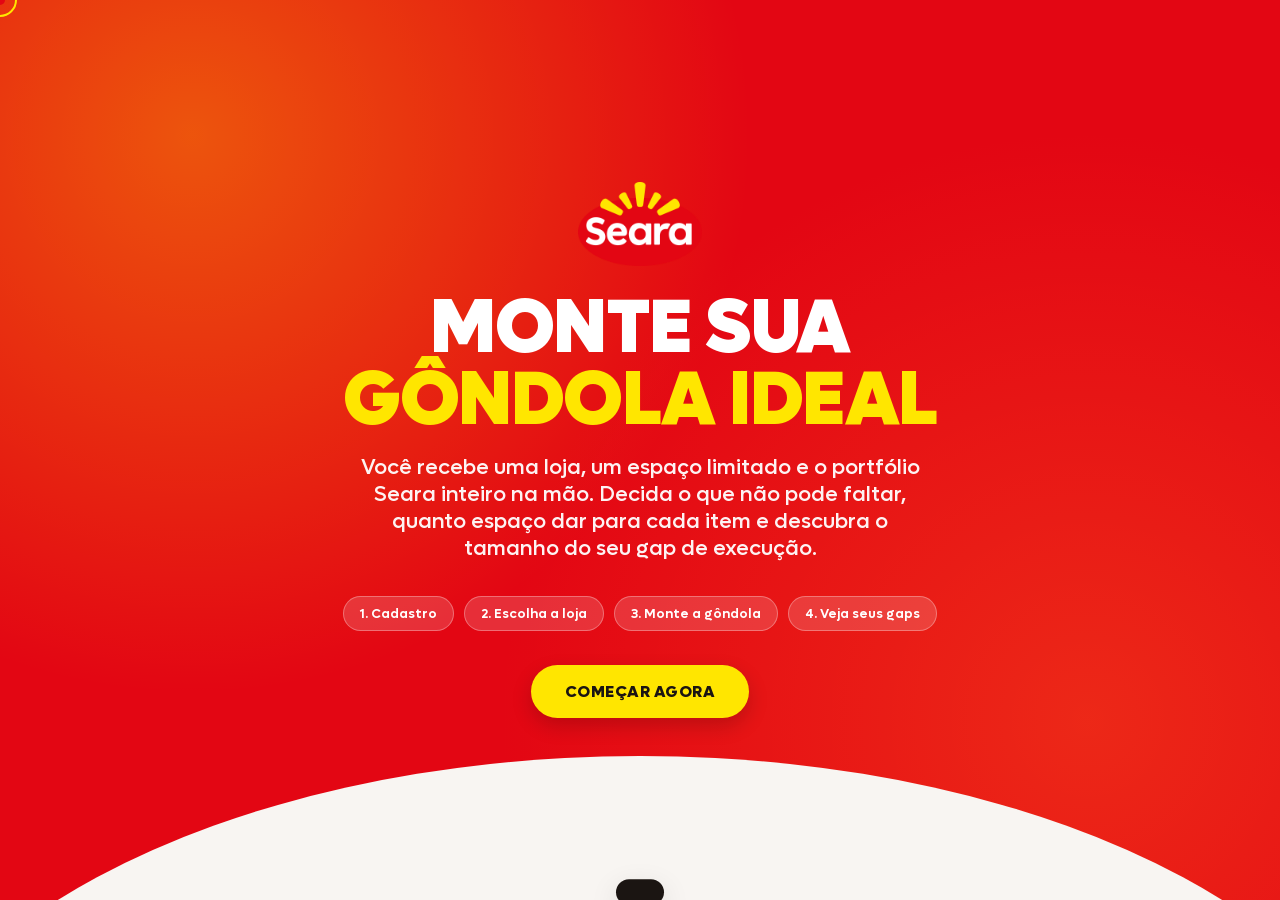
<file: index.html>
<!DOCTYPE html>
<html lang="pt-BR">
<head>
<meta charset="utf-8">
<meta name="viewport" content="width=device-width, initial-scale=1, viewport-fit=cover">
<title>Monte sua gôndola ideal | Seara</title>
<meta name="description" content="Experiência interativa de execução e positivação de sortimento. Monte a gôndola ideal da loja e compare com o planograma de referência.">
<link rel="icon" href="assets/seara-logo.png">
<link rel="stylesheet" href="css/app.css">
</head>
<body>

<div class="bola"></div><div class="bola-eco"></div>

<!-- ============================ ABERTURA ============================ -->
<section class="tela ativa" id="tela-abertura">
  <div class="abertura">
    <div class="abertura-conteudo">
      <img class="logo" src="assets/seara-logo.png" alt="Seara">
      <h1>Monte sua<br><em>gôndola ideal</em></h1>
      <p class="chamada">Você recebe uma loja, um espaço limitado e o portfólio Seara inteiro na mão. Decida o que não pode faltar, quanto espaço dar para cada item e descubra o tamanho do seu gap de execução.</p>
      <div class="passos">
        <span>1. Cadastro</span>
        <span>2. Escolha a loja</span>
        <span>3. Monte a gôndola</span>
        <span>4. Veja seus gaps</span>
      </div>
      <button class="btn" id="btn-comecar">Começar agora</button>
      <p class="contador-abertura" id="contador-participantes"></p>
    </div>
  </div>
</section>

<!-- ============================ CADASTRO ============================ -->
<section class="tela" id="tela-cadastro">
  <header class="topo"><div class="limite">
    <div class="topo-marca"><img src="assets/seara-logo.png" alt="Seara"><span>Monte sua gôndola ideal</span></div>
    <span style="font-size:12px;opacity:.85" id="nome-evento"></span>
  </div></header>

  <div class="painel-central"><div class="limite">
    <div class="cartao" style="max-width:760px;margin:0 auto">
      <span class="tarja">Passo 1 de 4</span>
      <h2 class="titulo-secao">Antes de jogar, quem é você?</h2>
      <p class="subtitulo">Os dados são usados para montar o ranking do evento e enviar o seu diagnóstico de sortimento depois da convenção.</p>

      <form class="formulario" id="form-cadastro" novalidate>
        <div class="campo largo">
          <label for="f-nome">Nome completo</label>
          <input type="text" id="f-nome" autocomplete="name" placeholder="Seu nome e sobrenome">
          <span class="erro" data-erro="f-nome"></span>
        </div>
        <div class="campo">
          <label for="f-telefone">Telefone com DDD</label>
          <input type="tel" id="f-telefone" inputmode="numeric" autocomplete="tel" placeholder="(11) 90000-0000" maxlength="16">
          <span class="erro" data-erro="f-telefone"></span>
        </div>
        <div class="campo">
          <label for="f-email">E-mail</label>
          <input type="email" id="f-email" autocomplete="email" placeholder="voce@empresa.com.br">
          <span class="erro" data-erro="f-email"></span>
        </div>
        <div class="campo">
          <label for="f-empresa">Empresa ou rede</label>
          <input type="text" id="f-empresa" placeholder="Onde você trabalha">
          <span class="erro" data-erro="f-empresa"></span>
        </div>
        <div class="campo">
          <label for="f-area">Sua área</label>
          <select id="f-area">
            <option value="">Selecione</option>
            <option>Vendas</option>
            <option>Trade marketing</option>
            <option>Marketing</option>
            <option>Distribuidor ou representante</option>
            <option>Varejo</option>
            <option>Promotor ou merchandising</option>
            <option>Outra</option>
          </select>
          <span class="erro" data-erro="f-area"></span>
        </div>
        <div class="campo largo">
          <div class="consentimento">
            <input type="checkbox" id="f-lgpd">
            <label for="f-lgpd" id="texto-lgpd"></label>
          </div>
          <span class="erro" data-erro="f-lgpd"></span>
        </div>
        <div class="campo largo" style="align-items:flex-start">
          <button type="submit" class="btn vermelho" id="btn-cadastro">Continuar</button>
        </div>
      </form>
    </div>
  </div></div>
</section>

<!-- ============================ BRIEFING ============================ -->
<section class="tela" id="tela-briefing">
  <header class="topo"><div class="limite">
    <div class="topo-marca"><img src="assets/seara-logo.png" alt="Seara"><span>Monte sua gôndola ideal</span></div>
    <span style="font-size:12px;opacity:.85" id="ola-participante"></span>
  </div></header>

  <div class="painel-central"><div class="limite">
    <span class="tarja">Passo 2 de 4</span>
    <h2 class="titulo-secao">Qual loja você vai executar?</h2>
    <p class="subtitulo">Cada formato tem um shopper, um espaço de gôndola e um sortimento certo. Escolha uma loja para receber o seu freezer.</p>
    <div class="lojas" id="lista-lojas"></div>
    <div style="margin-top:30px;text-align:center">
      <button class="btn vermelho" id="btn-iniciar-jogo" disabled>Abrir a gôndola</button>
    </div>
  </div></div>
</section>

<!-- ============================ JOGO ============================ -->
<section class="tela" id="tela-jogo">
  <div class="barra-jogo"><div class="limite">
    <div class="medidor">
      <div class="item"><b id="jogo-loja">-</b><span>Loja em execução</span></div>
      <div class="item"><b id="jogo-espacos">0 / 0</b><span>Espaços ocupados</span></div>
      <div class="item"><b id="jogo-skus">0</b><span>SKUs no mix</span></div>
      <div class="item" id="caixa-tempo"><b id="jogo-tempo">05:00</b><span>Tempo restante</span></div>
    </div>
    <div style="display:flex;gap:12px;align-items:center">
      <div class="progresso"><i id="jogo-progresso"></i></div>
      <button class="btn pequeno" id="btn-finalizar">Finalizar gôndola</button>
    </div>
  </div></div>

  <div class="limite">
    <div class="arena">
      <div class="gondola-bloco">
        <div class="gondola">
          <div class="gondola-cabecalho">
            <h2 id="titulo-gondola">Freezer da loja</h2>
            <span id="aviso-formato"></span>
          </div>
          <div id="prateleiras"></div>
        </div>
        <p style="font-size:12px;color:var(--cinza);margin-top:12px" id="dica-gondola">
          Arraste o produto do catálogo até um espaço da gôndola, ou toque nele para posicionar no primeiro vão livre. Toque no produto já exposto para tirar, ou arraste de um espaço para outro. Mais de um espaço para o mesmo item aumenta o bloco de venda dele.
        </p>
      </div>

      <aside class="catalogo">
        <h2>Portfólio Seara</h2>
        <p class="dica"><span id="total-catalogo">0</span> SKUs reais do portfólio, com EAN de fábrica. Arraste para a gôndola ou toque para posicionar.</p>
        <div class="busca"><input type="search" id="busca-sku" placeholder="Buscar produto, ex.: tekitos"></div>
        <div class="filtros" id="filtros-marca"></div>
        <div class="filtros" id="filtros-cat"></div>
        <div class="lista-skus" id="lista-skus"></div>
      </aside>
    </div>
  </div>
</section>

<!-- ============================ RESULTADO ============================ -->
<section class="tela" id="tela-resultado">
  <div class="faixa-resultado">
    <div class="limite">
      <img src="assets/seara-logo.png" alt="Seara" style="height:52px;margin:0 auto 18px">
      <p style="text-transform:uppercase;letter-spacing:.14em;font-size:12px;font-weight:800;opacity:.85;margin:0" id="res-nome"></p>
      <div class="placar" id="res-pontos">0<small>/1000</small></div>
      <div class="medalha" id="res-nivel">Bronze</div>
      <p style="max-width:560px;margin:18px auto 0;font-size:15px;opacity:.92" id="res-frase"></p>
    </div>
  </div>

  <div class="resultado-corpo"><div class="limite">
    <div class="blocos-nota" id="res-blocos"></div>

    <div class="grade-resultado">
      <div class="cartao">
        <h3>O sortimento que você escolheu</h3>
        <p class="apoio" id="res-resumo-escolha"></p>
        <div class="mini-gondola" id="res-minha-gondola"></div>
      </div>

      <div class="cartao">
        <h3>O que deveria estar nesta loja</h3>
        <p class="apoio">Planograma de referência para o formato escolhido, com o espaço proporcional ao giro.</p>
        <div class="mini-gondola" id="res-gondola-ideal"></div>
      </div>

      <div class="cartao largura-total">
        <h3>Seus gaps de positivação</h3>
        <p class="apoio" id="res-resumo-gaps"></p>
        <div class="lista-gap" id="res-gaps"></div>
      </div>

      <div class="cartao">
        <h3>O que entraria no lugar</h3>
        <p class="apoio">Itens de alto giro do formato que ficaram fora do seu mix.</p>
        <div class="lista-gap" id="res-sugestoes"></div>
      </div>

      <div class="cartao">
        <h3>Onde você deu espaço demais</h3>
        <p class="apoio">Itens com mais espaço do que o giro sustenta, ou fora do formato da loja.</p>
        <div class="lista-gap" id="res-excessos"></div>
      </div>

      <div class="cartao largura-total">
        <h3>Seu espaço contra a venda real da categoria</h3>
        <p class="apoio">Share de espaço que você deu para cada categoria comparado com a base de referência de venda do formato.</p>
        <div class="comparativo" id="res-share"></div>
        <div class="legenda">
          <span><i style="background:var(--vermelho)"></i>Sua gôndola</span>
          <span><i style="background:var(--carvao)"></i>Base de referência de venda</span>
        </div>
      </div>

      <div class="cartao largura-total">
        <h3>Ranking do evento</h3>
        <p class="apoio" id="res-resumo-ranking"></p>
        <table class="tabela" id="res-ranking"></table>
      </div>
    </div>

    <div class="acoes-fim">
      <button class="btn vermelho" id="btn-jogar-de-novo">Jogar de novo</button>
    </div>

    <p class="rodape-nota">
      Nome, EAN e imagem dos produtos vêm do portfólio oficial publicado em seara.com.br.<br>
      Índices de giro, preço e sortimento por formato são base de referência do jogo e podem ser trocados pelo sell out real da Seara no arquivo <code>js/data.js</code>.<br>
      Experiência criada pela 75 LAB.
    </p>
  </div></div>
</section>

<div class="aviso-flutuante" id="aviso"></div>

<script src="config.js"></script>
<script src="js/data.js"></script>
<script src="js/cenarios.js"></script>
<script src="js/motor.js"></script>
<script src="js/store.js"></script>
<script src="js/app.js"></script>
</body>
</html>
</file>
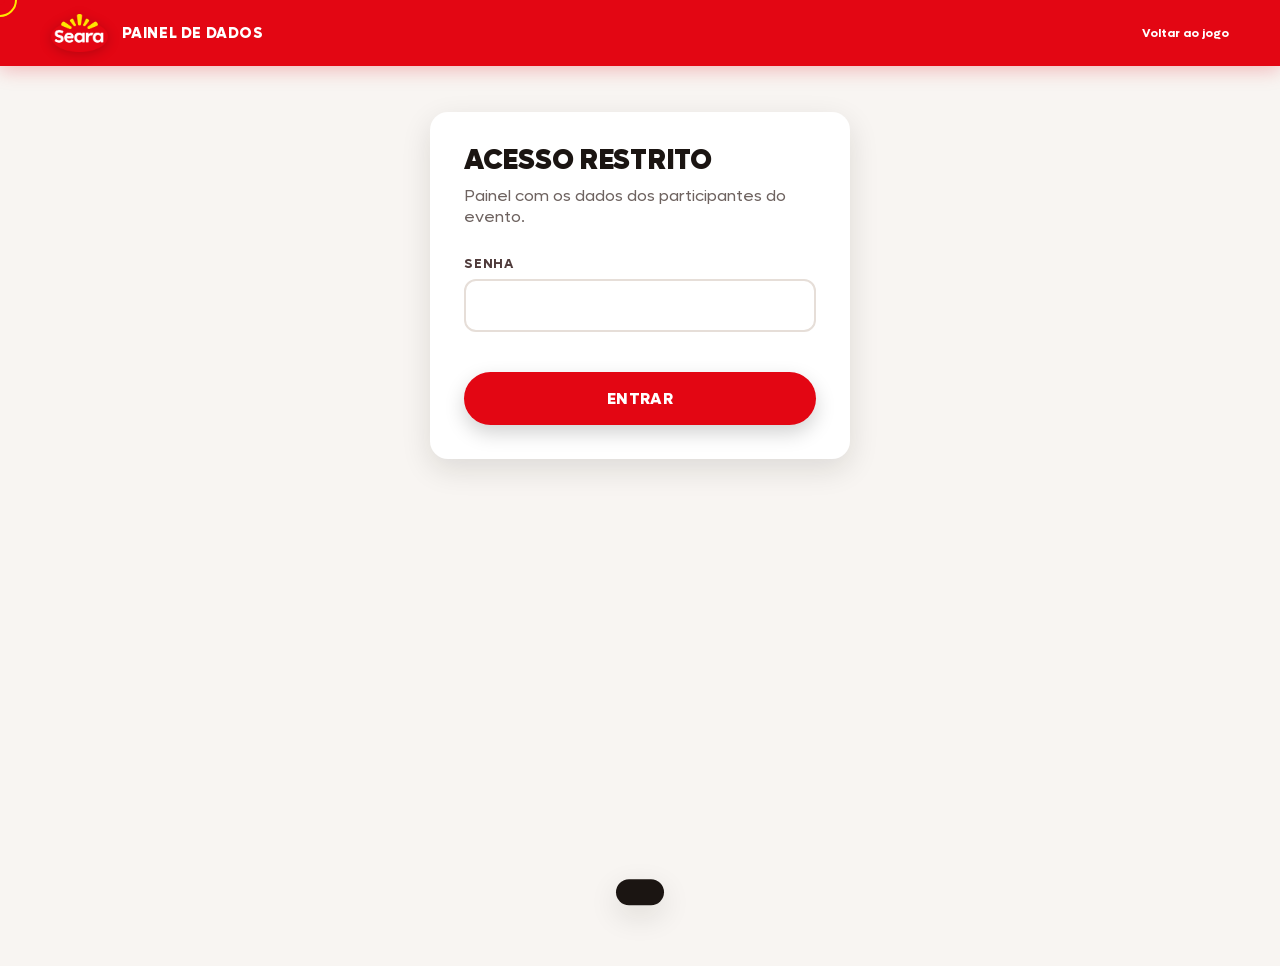
<file: painel.html>
<!DOCTYPE html>
<html lang="pt-BR">
<head>
<meta charset="utf-8">
<meta name="viewport" content="width=device-width, initial-scale=1">
<title>Painel de dados | Monte sua gôndola ideal</title>
<link rel="icon" href="assets/seara-logo.png">
<link rel="stylesheet" href="css/app.css">
<style>
  body { background: var(--creme); }
  .kpis { display: grid; grid-template-columns: repeat(5, 1fr); gap: 14px; margin-bottom: 24px; }
  .kpi { background: #fff; border-radius: 14px; padding: 18px; box-shadow: var(--sombra); }
  .kpi b { font-size: 32px; font-weight: 900; display: block; line-height: 1; }
  .kpi span { font-size: 11px; text-transform: uppercase; letter-spacing: .07em; color: var(--cinza); font-weight: 700; }
  .grade-painel { display: grid; grid-template-columns: 1fr 1fr; gap: 20px; margin-bottom: 20px; }
  .tabela-rolagem { overflow-x: auto; }
  .tabela td.mono { font-variant-numeric: tabular-nums; white-space: nowrap; }
  .barra-linha { display: grid; grid-template-columns: 1fr 52px; gap: 10px; align-items: center; margin-bottom: 9px; }
  .barra-linha .nome { font-size: 12.5px; font-weight: 600; }
  .barra-linha .trilho { height: 20px; background: #EFE7E1; border-radius: 6px; overflow: hidden; }
  .barra-linha .trilho i { display: block; height: 100%; background: var(--vermelho); }
  .barra-linha .num { font-weight: 800; font-size: 13px; text-align: right; }
  .acoes-painel { display: flex; gap: 10px; flex-wrap: wrap; margin-bottom: 22px; }
  .aviso-modo { background: #FFF7D6; border: 1px solid var(--dourado); border-radius: 12px; padding: 12px 16px; font-size: 13px; margin-bottom: 22px; }
  @media (max-width: 900px) { .kpis { grid-template-columns: repeat(2, 1fr); } .grade-painel { grid-template-columns: 1fr; } }
</style>
</head>
<body>
<div class="bola"></div><div class="bola-eco"></div>

<header class="topo"><div class="limite">
  <div class="topo-marca"><img src="assets/seara-logo.png" alt="Seara"><span>Painel de dados</span></div>
  <a href="index.html" style="color:#fff;font-size:12px;font-weight:700;text-decoration:none">Voltar ao jogo</a>
</div></header>

<section class="tela ativa" id="tela-senha">
  <div class="painel-central"><div class="limite">
    <div class="cartao" style="max-width:420px;margin:0 auto">
      <h2 class="titulo-secao" style="font-size:28px">Acesso restrito</h2>
      <p class="subtitulo">Painel com os dados dos participantes do evento.</p>
      <form id="form-senha" class="formulario">
        <div class="campo largo">
          <label for="f-senha">Senha</label>
          <input type="password" id="f-senha" autocomplete="current-password">
          <span class="erro" data-erro="f-senha"></span>
        </div>
        <div class="campo largo"><button class="btn vermelho" type="submit">Entrar</button></div>
      </form>
    </div>
  </div></div>
</section>

<section class="tela" id="tela-painel">
  <div class="painel-central"><div class="limite">
    <span class="tarja" id="tarja-evento"></span>
    <h2 class="titulo-secao">Participantes e execução</h2>
    <p class="subtitulo" id="descricao-modo"></p>

    <div class="aviso-modo" id="aviso-modo"></div>

    <div class="kpis" id="kpis"></div>

    <div class="acoes-painel">
      <button class="btn pequeno vermelho" id="btn-atualizar">Atualizar</button>
      <button class="btn pequeno escuro" id="btn-csv">Baixar CSV</button>
      <button class="btn pequeno escuro" id="btn-json">Baixar JSON</button>
      <button class="btn pequeno linha" id="btn-limpar" style="color:var(--vermelho)">Limpar dados deste aparelho</button>
    </div>

    <div class="grade-painel">
      <div class="cartao">
        <h3>Itens obrigatórios mais esquecidos</h3>
        <p class="apoio">Quantas vezes cada item ficou fora das gôndolas montadas.</p>
        <div id="gaps-comuns"></div>
      </div>
      <div class="cartao">
        <h3>SKUs mais escolhidos</h3>
        <p class="apoio">Ranking por número de espaços dados pelos participantes.</p>
        <div id="skus-top"></div>
      </div>
      <div class="cartao">
        <h3>Desempenho por formato de loja</h3>
        <p class="apoio">Pontuação média de cada cenário jogado.</p>
        <div id="por-formato"></div>
      </div>
      <div class="cartao">
        <h3>Ranking</h3>
        <p class="apoio">Melhores execuções do evento.</p>
        <div class="tabela-rolagem"><table class="tabela" id="tabela-ranking"></table></div>
      </div>
    </div>

    <div class="cartao">
      <h3>Base de participantes</h3>
      <p class="apoio" id="resumo-base"></p>
      <div class="tabela-rolagem"><table class="tabela" id="tabela-leads"></table></div>
    </div>
  </div></div>
</section>

<div class="aviso-flutuante" id="aviso"></div>

<script src="config.js"></script>
<script src="js/data.js"></script>
<script src="js/cenarios.js"></script>
<script src="js/motor.js"></script>
<script src="js/store.js"></script>
<script src="js/painel.js"></script>
</body>
</html>
</file>
<file: css/app.css>
/* ==========================================================================
   Monte sua gondola ideal | Seara
   Paleta e tipografia da marca: vermelho #E30613, amarelo #FFE600,
   laranja #FF6720, fonte Lufga (site oficial seara.com.br)
   ========================================================================== */

@font-face { font-family: Lufga; src: url("../assets/fonts/LufgaRegular.ttf") format("truetype"); font-weight: 400; font-display: swap; }
@font-face { font-family: Lufga; src: url("../assets/fonts/LufgaMedium.ttf") format("truetype"); font-weight: 500; font-display: swap; }
@font-face { font-family: Lufga; src: url("../assets/fonts/LufgaSemiBold.ttf") format("truetype"); font-weight: 600; font-display: swap; }
@font-face { font-family: Lufga; src: url("../assets/fonts/LufgaBold.ttf") format("truetype"); font-weight: 700; font-display: swap; }
@font-face { font-family: Lufga; src: url("../assets/fonts/LufgaExtraBold.ttf") format("truetype"); font-weight: 800; font-display: swap; }
@font-face { font-family: Lufga; src: url("../assets/fonts/LufgaBlack.ttf") format("truetype"); font-weight: 900; font-display: swap; }

:root {
  --vermelho: #E30613;
  --vermelho-escuro: #A8040E;
  --amarelo: #FFE600;
  --laranja: #FF6720;
  --laranja-forte: #FA4616;
  --dourado: #E0BB6E;
  --creme: #F8F5F2;
  --carvao: #1B1512;
  --marrom: #503C3C;
  --cinza: #6E6360;
  --gelo: #E8EEF2;
  --gelo-escuro: #C9D6DE;
  --verde: #2E7D32;
  --sombra: 0 10px 30px rgba(27, 21, 18, .12);
  --raio: 18px;
}

* { box-sizing: border-box; }
html, body { margin: 0; padding: 0; }
body {
  font-family: Lufga, Montserrat, system-ui, sans-serif;
  background: var(--creme);
  color: var(--carvao);
  -webkit-font-smoothing: antialiased;
  overflow-x: hidden;
}
button, input, select, textarea { font-family: inherit; }
img { max-width: 100%; display: block; }

/* ---------- cursor de dois tons, so no desktop ---------- */
@media (hover: hover) and (pointer: fine) {
  body { cursor: none; }
  .bola, .bola-eco { position: fixed; top: 0; left: 0; border-radius: 50%; pointer-events: none; z-index: 9999; }
  .bola { width: 10px; height: 10px; background: var(--vermelho); margin: -5px 0 0 -5px; }
  .bola-eco { width: 34px; height: 34px; border: 2px solid var(--amarelo); margin: -17px 0 0 -17px; transition: transform .12s ease; }
  .bola-eco.ativa { transform: scale(1.5); border-color: var(--vermelho); }
}
@media (hover: none) { .bola, .bola-eco { display: none; } }

/* ---------- estrutura ---------- */
.tela { display: none; min-height: 100vh; }
.tela.ativa { display: block; }
.limite { width: min(1180px, 92vw); margin: 0 auto; }

.topo {
  background: var(--vermelho);
  color: #fff;
  padding: 14px 0;
  position: sticky; top: 0; z-index: 50;
  box-shadow: 0 4px 18px rgba(227, 6, 19, .25);
}
.topo .limite { display: flex; align-items: center; gap: 18px; justify-content: space-between; }
.topo img { height: 38px; width: auto; filter: drop-shadow(0 2px 6px rgba(0,0,0,.2)); }
.topo-marca { display: flex; align-items: center; gap: 14px; }
.topo-marca span { font-weight: 800; font-size: 15px; letter-spacing: .04em; text-transform: uppercase; }

/* ---------- abertura ---------- */
.abertura {
  min-height: 100vh;
  display: grid; place-items: center;
  background:
    radial-gradient(circle at 15% 15%, rgba(255,230,0,.35), transparent 42%),
    radial-gradient(circle at 85% 80%, rgba(255,103,32,.35), transparent 45%),
    var(--vermelho);
  color: #fff; text-align: center; padding: 40px 20px;
  position: relative; overflow: hidden;
}
.abertura::after {
  content: ""; position: absolute; inset: auto -10% -30% -10%; height: 46%;
  background: var(--creme); border-radius: 50% 50% 0 0 / 100% 100% 0 0;
}
.abertura-conteudo { position: relative; z-index: 2; max-width: 780px; }
.abertura img.logo { height: 84px; margin: 0 auto 26px; }
.abertura h1 {
  font-size: clamp(38px, 7vw, 76px); font-weight: 900; line-height: .95;
  margin: 0 0 18px; text-transform: uppercase; letter-spacing: -.02em;
}
.abertura h1 em { font-style: normal; color: var(--amarelo); display: block; }
.abertura p.chamada { font-size: clamp(16px, 2.2vw, 21px); font-weight: 500; opacity: .95; margin: 0 auto 34px; max-width: 560px; }
.abertura .passos { display: flex; gap: 10px; justify-content: center; flex-wrap: wrap; margin-bottom: 34px; }
.abertura .passos span {
  background: rgba(255,255,255,.16); border: 1px solid rgba(255,255,255,.3);
  padding: 8px 16px; border-radius: 999px; font-size: 13px; font-weight: 600;
}

.contador-abertura {
  margin: 24px auto 0; font-size: 13px; font-weight: 600; color: #fff;
  background: rgba(0, 0, 0, .22); border-radius: 999px; padding: 7px 18px;
  display: inline-block; backdrop-filter: blur(2px);
}
.contador-abertura:empty { display: none; }

.btn {
  display: inline-flex; align-items: center; gap: 10px; justify-content: center;
  border: 0; border-radius: 999px; padding: 16px 34px;
  font-weight: 800; font-size: 16px; text-transform: uppercase; letter-spacing: .03em;
  background: var(--amarelo); color: var(--carvao); cursor: pointer;
  transition: transform .15s ease, box-shadow .15s ease, background .15s ease;
  box-shadow: 0 8px 20px rgba(0,0,0,.18);
}
.btn:hover { transform: translateY(-2px); box-shadow: 0 12px 26px rgba(0,0,0,.24); }
.btn:disabled { opacity: .45; cursor: not-allowed; transform: none; }
.btn.escuro { background: var(--carvao); color: #fff; }
.btn.vermelho { background: var(--vermelho); color: #fff; }
.btn.linha { background: transparent; border: 2px solid currentColor; box-shadow: none; }
.btn.pequeno { padding: 10px 20px; font-size: 13px; }
@media (hover: hover) and (pointer: fine) { .btn { cursor: none; } }

/* ---------- cadastro ---------- */
.painel-central { padding: 46px 0 70px; }
.cartao {
  background: #fff; border-radius: var(--raio); box-shadow: var(--sombra); padding: 34px;
}
.titulo-secao { font-size: clamp(26px, 4vw, 40px); font-weight: 900; line-height: 1.02; margin: 0 0 10px; text-transform: uppercase; letter-spacing: -.01em; }
.subtitulo { color: var(--cinza); font-size: 16px; margin: 0 0 28px; max-width: 620px; }
.tarja { display: inline-block; background: var(--amarelo); color: var(--carvao); font-weight: 800; font-size: 12px; text-transform: uppercase; letter-spacing: .1em; padding: 6px 14px; border-radius: 999px; margin-bottom: 16px; }

.formulario { display: grid; gap: 18px; grid-template-columns: repeat(2, 1fr); }
.campo { display: flex; flex-direction: column; gap: 7px; }
.campo.largo { grid-column: 1 / -1; }
.campo label { font-size: 13px; font-weight: 700; text-transform: uppercase; letter-spacing: .06em; color: var(--marrom); }
.campo input, .campo select {
  border: 2px solid #E6DED8; border-radius: 12px; padding: 14px 16px; font-size: 16px;
  background: #fff; color: var(--carvao); transition: border-color .15s ease;
}
.campo input:focus, .campo select:focus { outline: none; border-color: var(--vermelho); }
.campo .erro { color: var(--vermelho); font-size: 12px; font-weight: 600; min-height: 15px; }
.campo input.invalido { border-color: var(--vermelho); background: #FFF6F6; }

.consentimento { display: flex; gap: 12px; align-items: flex-start; background: var(--creme); border-radius: 12px; padding: 16px; }
.consentimento input { width: 22px; height: 22px; accent-color: var(--vermelho); margin-top: 2px; flex: 0 0 auto; }
.consentimento label { font-size: 14px; color: var(--marrom); line-height: 1.45; text-transform: none; letter-spacing: 0; font-weight: 500; }

/* ---------- escolha de loja ---------- */
.lojas { display: grid; gap: 20px; grid-template-columns: repeat(3, 1fr); }
.loja {
  background: #fff; border-radius: var(--raio); padding: 26px; border: 3px solid transparent;
  box-shadow: var(--sombra); text-align: left; cursor: pointer; transition: transform .16s ease, border-color .16s ease;
  display: flex; flex-direction: column; gap: 14px;
}
@media (hover: hover) and (pointer: fine) { .loja { cursor: none; } }
.loja:hover { transform: translateY(-4px); }
.loja.marcada { border-color: var(--vermelho); }
.loja .selo { font-size: 12px; font-weight: 800; letter-spacing: .1em; text-transform: uppercase; color: var(--vermelho); }
.loja h3 { font-size: 24px; font-weight: 900; margin: 0; line-height: 1.05; }
.loja .resumo { font-size: 14px; color: var(--cinza); margin: 0; }
.loja ul { margin: 0; padding-left: 18px; display: grid; gap: 6px; }
.loja li { font-size: 13.5px; color: var(--marrom); }
.loja .espaco { margin-top: auto; background: var(--creme); border-radius: 12px; padding: 12px; font-size: 13px; font-weight: 700; display: flex; justify-content: space-between; }

/* ---------- jogo ---------- */
.barra-jogo {
  background: var(--carvao); color: #fff; padding: 12px 0; position: sticky; top: 0; z-index: 60;
}
.barra-jogo .limite { display: flex; align-items: center; gap: 18px; flex-wrap: wrap; justify-content: space-between; }
.medidor { display: flex; align-items: center; gap: 18px; flex-wrap: wrap; }
.medidor .item { display: flex; flex-direction: column; line-height: 1.1; }
.medidor .item b { font-size: 19px; font-weight: 900; }
.medidor .item span { font-size: 11px; text-transform: uppercase; letter-spacing: .08em; opacity: .65; }
.medidor .item.alerta b { color: var(--amarelo); }
.progresso { width: 160px; height: 8px; background: rgba(255,255,255,.18); border-radius: 999px; overflow: hidden; }
.progresso i { display: block; height: 100%; background: var(--amarelo); width: 0; transition: width .25s ease; }

.arena { display: grid; grid-template-columns: minmax(0, 1fr) 380px; gap: 26px; padding: 26px 0 60px; align-items: start; }

/* gondola */
.gondola-bloco { position: sticky; top: 76px; min-width: 0; }
.gondola {
  background: linear-gradient(180deg, #F3F7F9, var(--gelo));
  border: 3px solid var(--gelo-escuro); border-radius: var(--raio);
  padding: 16px; box-shadow: var(--sombra);
}
.gondola-cabecalho { display: flex; justify-content: space-between; align-items: baseline; margin-bottom: 14px; gap: 10px; flex-wrap: wrap; }
.gondola-cabecalho h2 { font-size: 20px; font-weight: 900; margin: 0; text-transform: uppercase; }
.gondola-cabecalho span { font-size: 13px; color: var(--cinza); font-weight: 600; }
.prateleira { margin-bottom: 14px; }
.prateleira .vaos { display: grid; gap: 6px; min-width: 0; }
.prateleira .base { height: 10px; border-radius: 4px; background: linear-gradient(180deg, #B9C7D0, #93A5B0); box-shadow: 0 6px 10px rgba(0,0,0,.12); margin-top: 3px; }
.vao {
  position: relative; aspect-ratio: 3 / 4; min-width: 0; border-radius: 10px;
  background: rgba(255,255,255,.55); border: 2px dashed #B9C7D0;
  display: flex; align-items: center; justify-content: center; overflow: hidden;
  transition: border-color .15s ease, background .15s ease;
}
.vao.alvo { border-color: var(--vermelho); background: #FFF0F0; }
.vao.cheio { border-style: solid; border-color: #fff; background: #fff; cursor: pointer; }
@media (hover: hover) and (pointer: fine) { .vao.cheio { cursor: none; } }
.vao.cheio:hover::after {
  content: "remover"; position: absolute; inset: auto 0 0 0; background: rgba(227,6,19,.92); color: #fff;
  font-size: 10px; font-weight: 800; text-transform: uppercase; letter-spacing: .06em; padding: 3px 0; text-align: center;
}
.vao img { width: 100%; height: 100%; object-fit: contain; padding: 4px; }
.vao .marca-cat { position: absolute; top: 4px; left: 4px; width: 8px; height: 8px; border-radius: 50%; }
.vao .nome-mini {
  position: absolute; inset: auto 0 0 0; font-size: 8.5px; font-weight: 700; text-align: center;
  background: rgba(255,255,255,.9); padding: 2px 1px; line-height: 1.15;
  white-space: nowrap; overflow: hidden; text-overflow: ellipsis;
}
.vao .numero { position: absolute; top: 4px; right: 5px; font-size: 10px; color: #9BAAB4; font-weight: 700; }
.vao.cheio .numero { display: none; }

/* catalogo */
.catalogo { min-width: 0; background: #fff; border-radius: var(--raio); box-shadow: var(--sombra); padding: 18px; }
.catalogo h2 { font-size: 18px; font-weight: 900; margin: 0 0 4px; text-transform: uppercase; }
.catalogo p.dica { font-size: 12.5px; color: var(--cinza); margin: 0 0 14px; }
.busca { display: flex; gap: 8px; margin-bottom: 12px; }
.busca input { flex: 1; border: 2px solid #E6DED8; border-radius: 10px; padding: 10px 12px; font-size: 14px; }
.busca input:focus { outline: none; border-color: var(--vermelho); }
.filtros { display: flex; gap: 6px; overflow-x: auto; padding-bottom: 8px; margin-bottom: 10px; scrollbar-width: thin; }
.filtros button {
  border: 2px solid #EFE7E1; background: #fff; border-radius: 999px; padding: 7px 13px;
  font-size: 12px; font-weight: 700; white-space: nowrap; cursor: pointer; color: var(--marrom);
}
@media (hover: hover) and (pointer: fine) { .filtros button { cursor: none; } }
.filtros button.ativo { background: var(--vermelho); border-color: var(--vermelho); color: #fff; }

.lista-skus { display: grid; gap: 10px; max-height: 58vh; overflow-y: auto; padding-right: 4px; }
.sku {
  display: grid; grid-template-columns: 58px 1fr auto; gap: 11px; align-items: center;
  border: 2px solid #F0EAE5; border-radius: 12px; padding: 9px; cursor: pointer; background: #fff;
  transition: border-color .14s ease, transform .14s ease;
}
@media (hover: hover) and (pointer: fine) { .sku { cursor: none; } }
.sku:hover { border-color: var(--laranja); transform: translateX(2px); }
.sku.dentro { border-color: var(--verde); background: #F5FBF5; }
.sku img { width: 58px; height: 58px; object-fit: contain; }
.sku .txt b { display: block; font-size: 12.5px; font-weight: 700; line-height: 1.22; }
.sku .txt small { font-size: 10.5px; color: var(--cinza); letter-spacing: .02em; }
.sku .marca { font-size: 9px; font-weight: 800; text-transform: uppercase; letter-spacing: .05em; padding: 2px 6px; border-radius: 999px; background: var(--creme); color: var(--marrom); display: inline-block; margin-top: 3px; }
.sku .marca.novo { background: var(--amarelo); }
.sku .qtd { font-weight: 900; font-size: 15px; color: var(--verde); min-width: 30px; text-align: center; }

/* ---------- resultado ---------- */
.faixa-resultado {
  background: var(--vermelho); color: #fff; padding: 40px 0 70px; text-align: center; position: relative;
}
.faixa-resultado::after { content: ""; position: absolute; inset: auto -10% -1px -10%; height: 44px; background: var(--creme); border-radius: 50% 50% 0 0 / 100% 100% 0 0; }
.placar { font-size: clamp(64px, 12vw, 128px); font-weight: 900; line-height: .9; letter-spacing: -.03em; }
.placar small { font-size: .28em; font-weight: 700; opacity: .7; letter-spacing: 0; }
.medalha { display: inline-block; background: var(--amarelo); color: var(--carvao); font-weight: 900; text-transform: uppercase; padding: 8px 22px; border-radius: 999px; letter-spacing: .1em; font-size: 14px; margin-top: 12px; }
.resultado-corpo { padding: 0 0 70px; margin-top: -26px; position: relative; z-index: 3; }

.blocos-nota { display: grid; grid-template-columns: repeat(4, 1fr); gap: 14px; margin-bottom: 26px; }
.bloco-nota { background: #fff; border-radius: 14px; padding: 18px; box-shadow: var(--sombra); }
.bloco-nota b { font-size: 26px; font-weight: 900; display: block; line-height: 1; }
.bloco-nota b i { font-style: normal; font-size: 13px; color: var(--cinza); font-weight: 700; }
.bloco-nota h4 { margin: 8px 0 6px; font-size: 13px; text-transform: uppercase; letter-spacing: .05em; }
.bloco-nota p { margin: 0; font-size: 12px; color: var(--cinza); }
.bloco-nota .barra { height: 6px; background: #EFE7E1; border-radius: 999px; margin-top: 10px; overflow: hidden; }
.bloco-nota .barra i { display: block; height: 100%; background: var(--vermelho); border-radius: 999px; }

.grade-resultado { display: grid; grid-template-columns: 1fr 1fr; gap: 20px; }
.grade-resultado .cartao { padding: 24px; }
.cartao h3 { font-size: 18px; font-weight: 900; margin: 0 0 4px; text-transform: uppercase; }
.cartao .apoio { font-size: 13px; color: var(--cinza); margin: 0 0 16px; }
.cartao.largura-total { grid-column: 1 / -1; }

.lista-gap { display: grid; gap: 10px; }
.item-gap { display: grid; grid-template-columns: 46px 1fr auto; gap: 12px; align-items: center; background: var(--creme); border-radius: 12px; padding: 10px; }
.item-gap img { width: 46px; height: 46px; object-fit: contain; }
.item-gap b { font-size: 13px; display: block; line-height: 1.2; }
.item-gap small { font-size: 11px; color: var(--cinza); }
.item-gap .valor { font-weight: 900; color: var(--vermelho); font-size: 14px; text-align: right; white-space: nowrap; }
.item-gap.positivo .valor { color: var(--verde); }

.comparativo { display: grid; gap: 10px; }
.linha-share { display: grid; grid-template-columns: 132px 1fr; gap: 12px; align-items: center; }
.linha-share span { font-size: 12px; font-weight: 700; }
.barras-share { display: grid; gap: 4px; }
.barra-share { display: grid; grid-template-columns: 1fr 40px; gap: 8px; align-items: center; }
.barra-share .trilho { height: 15px; border-radius: 4px; background: #EFE7E1; overflow: hidden; }
.barra-share i { display: block; height: 100%; border-radius: 4px; }
.barra-share em { font-size: 11px; font-style: normal; font-weight: 800; color: var(--marrom); text-align: right; }
.legenda { display: flex; gap: 16px; font-size: 11.5px; color: var(--cinza); margin-top: 10px; flex-wrap: wrap; }
.legenda i { width: 12px; height: 12px; border-radius: 3px; display: inline-block; margin-right: 5px; vertical-align: -2px; }

.tabela { width: 100%; border-collapse: collapse; font-size: 13px; }
.tabela th { text-align: left; font-size: 11px; text-transform: uppercase; letter-spacing: .06em; color: var(--cinza); padding: 8px 10px; border-bottom: 2px solid #EFE7E1; }
.tabela td { padding: 9px 10px; border-bottom: 1px solid #F2ECE7; }
.tabela tr:last-child td { border-bottom: 0; }
.tabela .pos { font-weight: 900; color: var(--vermelho); }

.rodape-nota { font-size: 11.5px; color: var(--cinza); text-align: center; padding: 26px 0 40px; line-height: 1.6; }
.rodape-nota a { color: var(--vermelho); }

.acoes-fim { display: flex; gap: 12px; justify-content: center; flex-wrap: wrap; margin: 30px 0 10px; }

/* mini gondola do resultado */
.mini-gondola { display: grid; gap: 5px; }
.mini-prateleira { display: grid; gap: 4px; min-width: 0; }
.mini-vao { aspect-ratio: 3 / 4; min-width: 0; border-radius: 6px; background: #F4F1EE; display: grid; place-items: center; overflow: hidden; border: 1px solid #E8E1DB; }
.mini-vao img { width: 100%; height: 100%; object-fit: contain; padding: 2px; }
.mini-vao.vazio { background: repeating-linear-gradient(45deg, #F4F1EE, #F4F1EE 5px, #EAE4DE 5px, #EAE4DE 10px); }

/* ---------- arrastar e soltar ---------- */
.sku, .vao.cheio { touch-action: none; }
.sku img, .vao img { -webkit-user-drag: none; }
.gondola, .catalogo, .barra-jogo { user-select: none; -webkit-user-select: none; }
body.arrastando { user-select: none; -webkit-user-select: none; }
.vao.sobre { border-color: var(--vermelho); background: #fff; box-shadow: inset 0 0 0 3px var(--amarelo); }
.vao.saindo { opacity: .35; }
.fantasma {
  position: fixed; top: 0; left: 0; z-index: 400; pointer-events: none;
  width: 104px; margin: -52px 0 0 -52px; text-align: center;
  background: #fff; border-radius: 12px; padding: 6px 4px 5px;
  box-shadow: 0 16px 34px rgba(16, 34, 47, .3); border: 2px solid var(--vermelho);
  transform: translate(-200px, -200px);
}
.fantasma img { width: 100%; height: 62px; object-fit: contain; }
.fantasma span {
  display: block; font-size: 9px; font-weight: 700; line-height: 1.15; margin-top: 3px;
  overflow: hidden; display: -webkit-box; -webkit-line-clamp: 2; -webkit-box-orient: vertical;
}

/* ---------- avisos ---------- */
.aviso-flutuante {
  position: fixed; left: 50%; bottom: 26px; transform: translateX(-50%) translateY(120%);
  background: var(--carvao); color: #fff; padding: 13px 24px; border-radius: 999px;
  font-size: 14px; font-weight: 600; z-index: 200; transition: transform .25s ease; box-shadow: var(--sombra);
  max-width: 90vw; text-align: center;
}
.aviso-flutuante.aparece { transform: translateX(-50%) translateY(0); }

/* ---------- responsivo ---------- */
@media (max-width: 1000px) {
  .arena { grid-template-columns: minmax(0, 1fr); }
  .gondola-bloco { position: static; }
  .lojas { grid-template-columns: 1fr; }
  .blocos-nota { grid-template-columns: repeat(2, 1fr); }
  .grade-resultado { grid-template-columns: 1fr; }
  .lista-skus { max-height: none; }
}
@media (max-width: 620px) {
  .formulario { grid-template-columns: 1fr; }
  .cartao { padding: 22px; }
  .blocos-nota { grid-template-columns: 1fr 1fr; }
  .vao .nome-mini { display: none; }
  .linha-share { grid-template-columns: 92px 1fr; }
  .topo img { height: 30px; }
}
</file>
